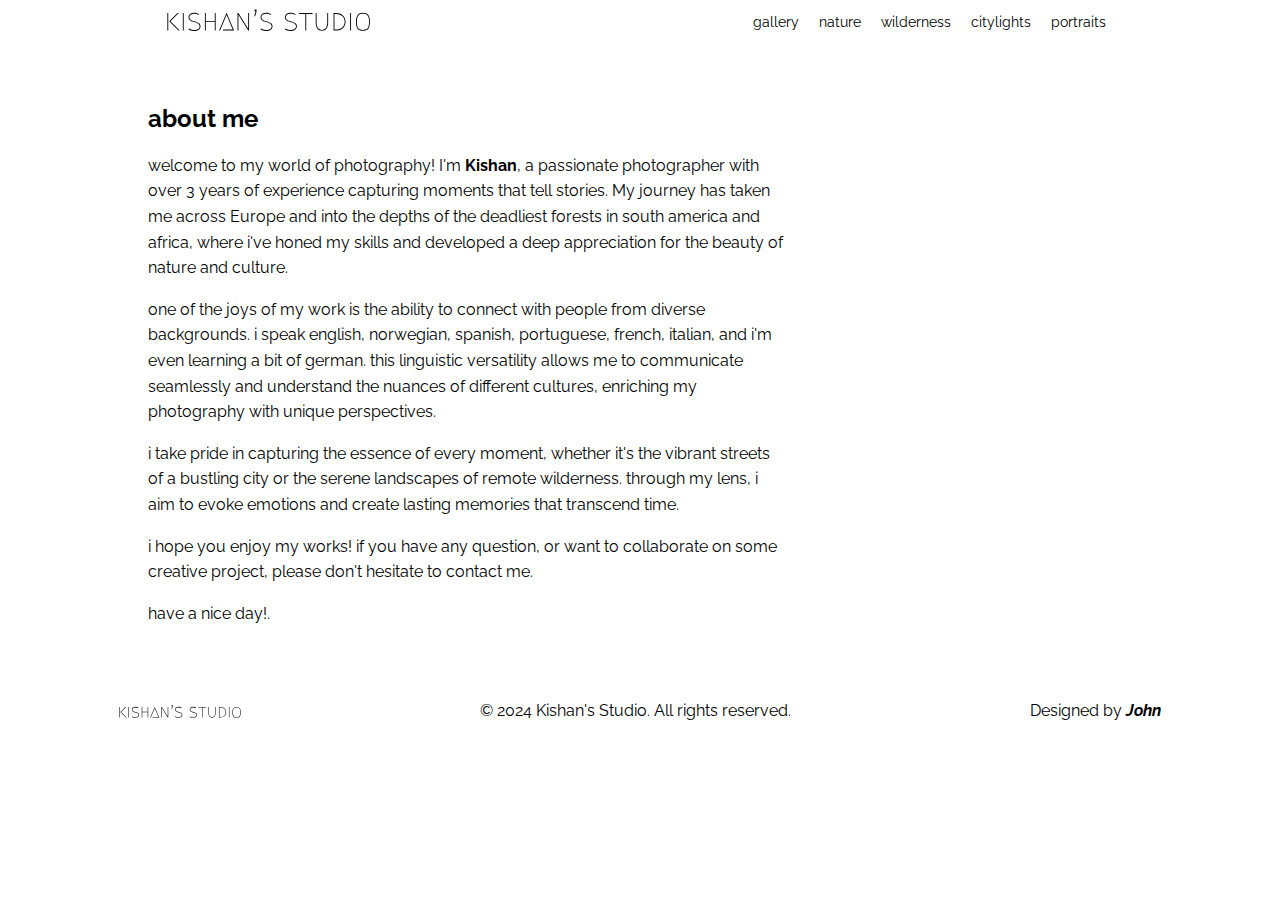
<file: html/about.html>
<!DOCTYPE html>
<html lang="en">
<head>
    <meta charset="UTF-8">
    <meta name="viewport" content="width=device-width, initial-scale=1.0">
    <title>About</title>
    <link rel="stylesheet" href="../css/style3.css">
</head>
<body>
    <nav>
        <div class="logo">
            <a href="index"><img src="../assets/logos/logoport.svg" alt="logo"></a>
        </div>
        <ul>
            <li><a href="gallery">gallery</a></li>
            <li><a href="nature">nature</a></li>
            <li><a href="wild">wilderness</a></li>
            <li><a href="city">citylights</a></li>
            <li><a href="portrait">portraits</a></li>
        </ul>
    </nav>
    <div class="menu">
        <div class="menu-line"></div>
        <div class="menu-line"></div>
        <div class="menu-line"></div>
    </div>
    <div class="about-section">
        <h2>about me</h2>
        <p>welcome to my world of photography! I'm <b>Kishan</b>, a passionate photographer with over 3 years of experience
            capturing moments that tell stories. My journey has taken me across Europe and into the depths of the
            deadliest forests in south america and africa, where i've honed my skills and developed a deep appreciation
            for the beauty of nature and culture.</p>
        <p>one of the joys of my work is the ability to connect with people from diverse backgrounds. i speak english,
            norwegian, spanish, portuguese, french, italian, and i'm even learning a bit of german. this linguistic
            versatility allows me to communicate seamlessly and understand the nuances of different cultures, enriching
            my photography with unique perspectives.</p>
        <p>i take pride in capturing the essence of every moment, whether it's the vibrant streets of a bustling city or
            the serene landscapes of remote wilderness. through my lens, i aim to evoke emotions and create lasting
            memories that transcend time.</p>
        <p>i hope you enjoy my works! if you have any question, or want to collaborate on some creative project, please don't hesitate to contact me.</p>
        <p>have a nice day!.</p>
    </div>
    <div class="footer">
        <img src="../assets/logos/logoport.svg" alt="logo">
        <p>&copy; 2024 Kishan's Studio. All rights reserved.</p>
        <p>Designed by <b><i>John</i></b></p>
    </div>
</body>
<script>
    const menu=document.querySelector('.menu');
    const menulist=document.querySelector('nav ul');
    menu.addEventListener('click',()=>{
        menulist.classList.toggle('showmenu')
    })
</script>
</html>
</file>
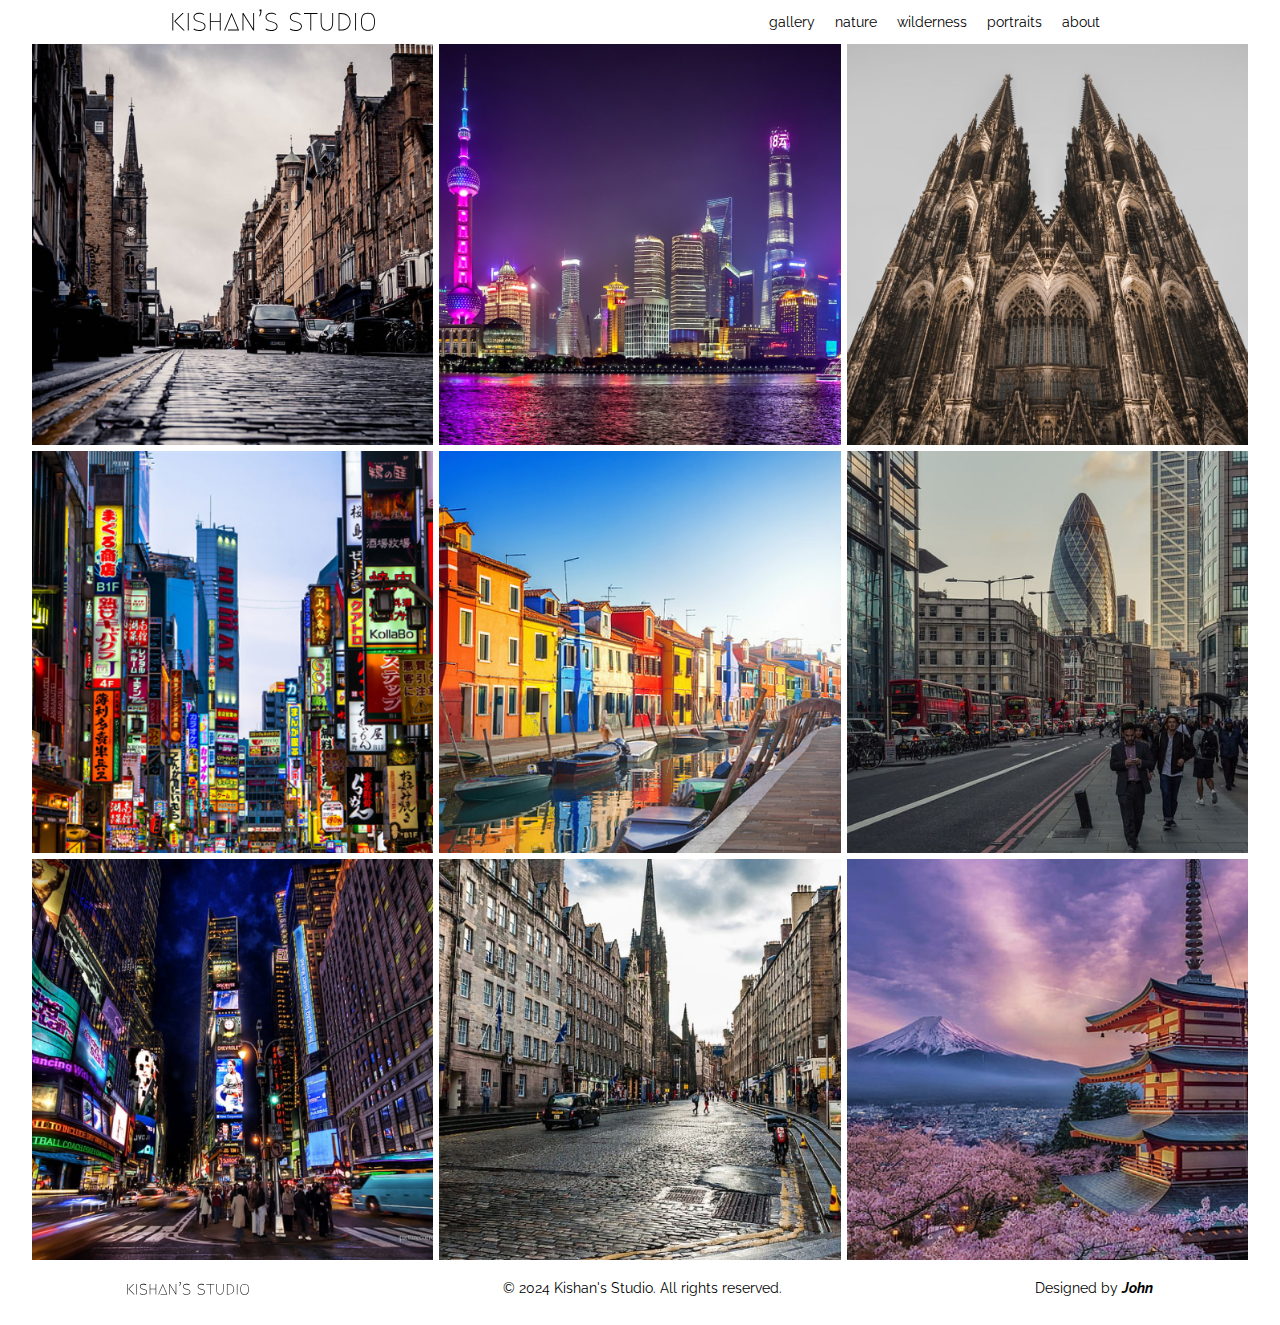
<file: html/city.html>
<!DOCTYPE html>
<html lang="en">
<head>
    <meta charset="UTF-8">
    <meta name="viewport" content="width=device-width, initial-scale=1.0">
    <title>Citylights</title>
    <link rel="stylesheet" href="../css/styles2.css">
    <link rel="icon" href="../assets/logos/KS.svg" type="image/x-icon">
</head>
<body>
    <nav>
        <div class="logo">
            <a href="index"><img src="../assets/logos/logoport.svg" alt="logo"></a>
        </div>
        <ul>
            <li><a href="gallery">gallery</a></li>
            <li><a href="nature">nature</a></li>
            <li><a href="wild">wilderness</a></li>
            <li><a href="portrait">portraits</a></li>
            <li><a href="about">about</a></li>
        </ul>
    </nav>
    <div class="menu">
        <div class="menu-line"></div>
        <div class="menu-line"></div>
        <div class="menu-line"></div>
    </div>
    <div class="container">
        <div class="image-row">
            <img src="../assets/citylights/edin1.jpg" alt="Edinburgh 1">
            <img src="../assets/citylights/shan.jpg" alt="Shanghai">
            <img src="../assets/citylights/colo.jpg" alt="Cologne">
        </div>
        <div class="image-row">
            <img src="../assets/citylights/japan1.jpg" alt="Japan 1">
            <img src="../assets/citylights/venice.jpg" alt="Venice Streets">
            <img src="../assets/citylights/liver.jpg" alt="Liverpool">
        </div>
        <div class="image-row">
            <img src="../assets/citylights/newyork.jpg" alt="Times Swuare">
            <img src="../assets/citylights/edin2.jpg" alt="Edinburgh 2">
            <img src="../assets/citylights/japan2.jpg" alt="Japan 2">
        </div>
    </div>
    <div class="footer">
        <img src="../assets/logos/logoport.svg" alt="logo">
        <p>&copy; 2024 Kishan's Studio. All rights reserved.</p>
        <p>Designed by <b><i>John</i></b></p>
    </div>
</body>
<script>
    const menu=document.querySelector('.menu');
    const menulist=document.querySelector('nav ul');
    menu.addEventListener('click',()=>{
        menulist.classList.toggle('showmenu')
    })
</script>
</html>
</file>
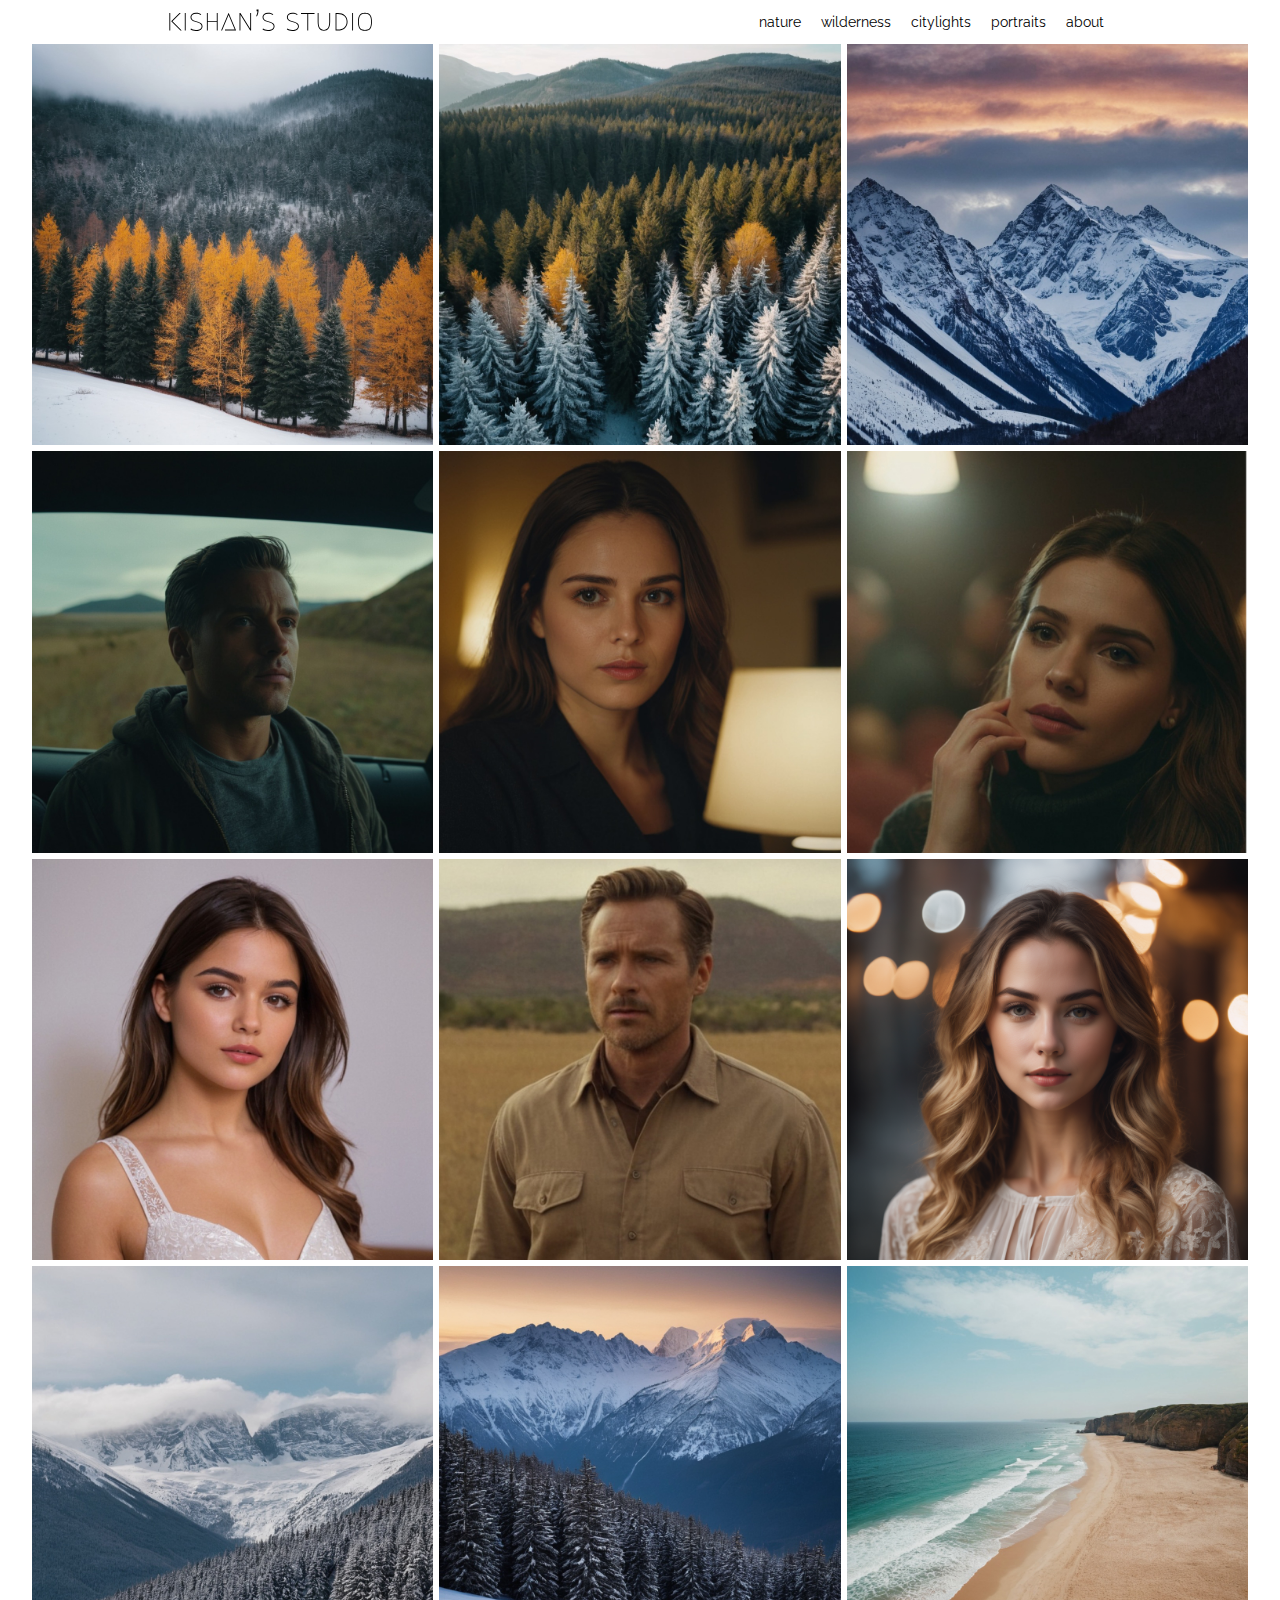
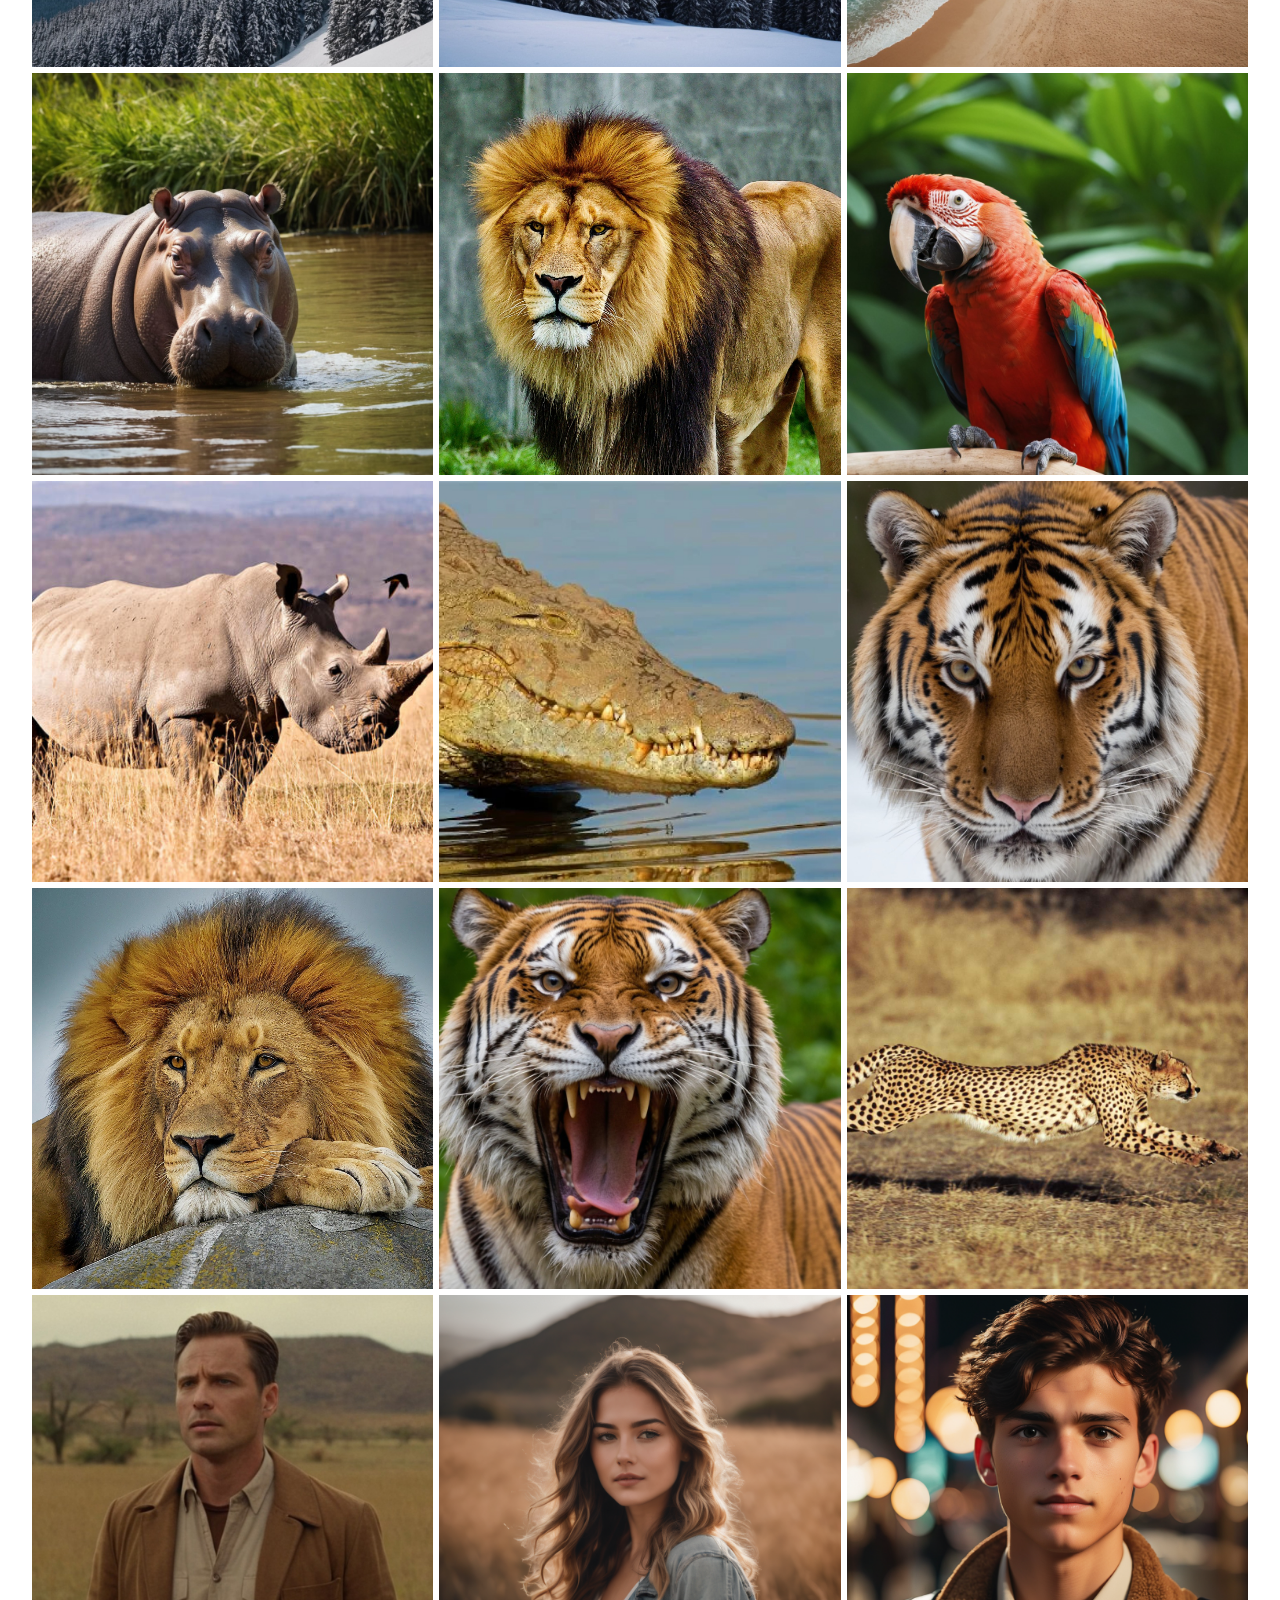
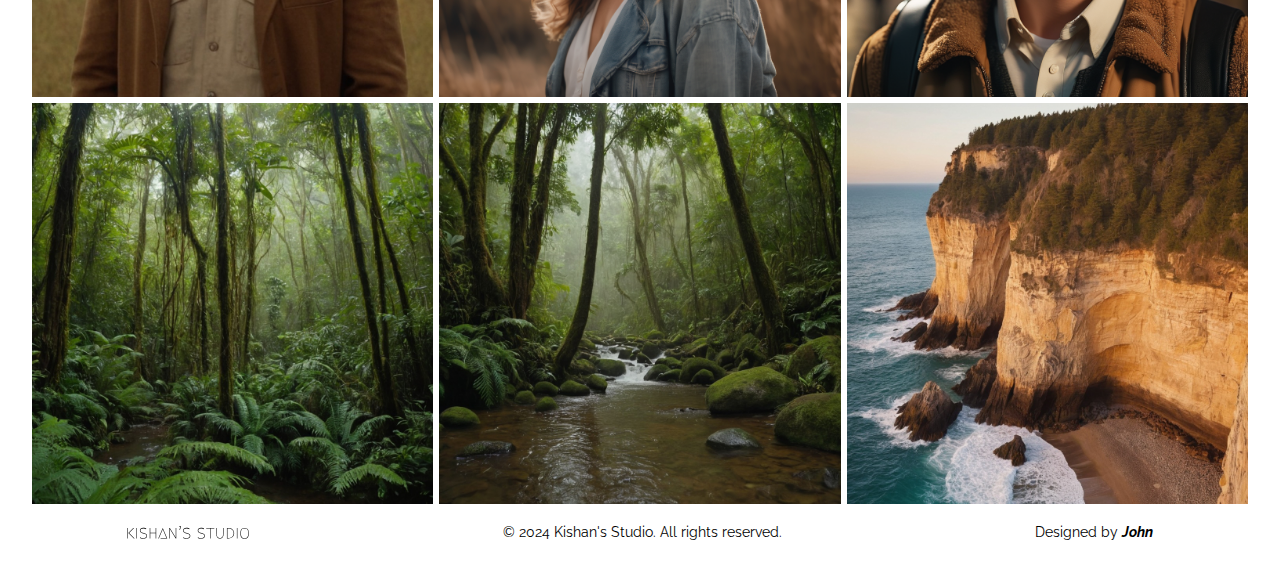
<file: html/gallery.html>
<!DOCTYPE html>
<html lang="en">
<head>
    <meta charset="UTF-8">
    <meta name="viewport" content="width=device-width, initial-scale=1.0">
    <title>Gallery</title>
    <link rel="stylesheet" href="../css/styles2.css">
    <link rel="icon" href="../assets/logos/KS.svg" type="image/x-icon">
</head>
<body>
    <nav>
        <div class="logo">
            <a href="index"><img src="../assets/logos/logoport.svg" alt="logo"></a>
        </div>
        <ul>
            <li><a href="nature">nature</a></li>
            <li><a href="wild">wilderness</a></li>
            <li><a href="city">citylights</a></li>
            <li><a href="portrait">portraits</a></li>
            <li><a href="about">about</a></li>
        </ul>
    </nav>
    <div class="menu">
        <div class="menu-line"></div>
        <div class="menu-line"></div>
        <div class="menu-line"></div>
    </div>
    <div class="container">
        <div class="image-row">
            <img src="../assets/nature/wintr.jpeg" alt="Winter 1">
            <img src="../assets/nature/wintr2.jpeg" alt="Winter 2">
            <img src="../assets/nature/snow1.jpeg" alt="Snow Mountains 1">
        </div>
        <div class="image-row">
            <img src="../assets/portraits/por1.jpg" alt="Car Guy">
            <img src="../assets/portraits/por2.jpg" alt="Americano">
            <img src="../assets/portraits/por3.jpg" alt="Concert Girl">
        </div>
        <div class="image-row">
            <img src="../assets/portraits/por4.jpg" alt="Model Girl">
            <img src="../assets/portraits/por5.jpg" alt="Hunter Man">
            <img src="../assets/portraits/por7.png" alt="Teen Girl">
        </div>
        <div class="image-row">
            <img src="../assets/nature/snow2.jpeg" alt="Snow Mountains 2">
            <img src="../assets/nature/snow3.jpeg" alt="Snow Mountains 3">
            <img src="../assets/nature/shore1.jpeg" alt="Sea Shore 1">
        </div>
        <div class="image-row">
            <img src="../assets/wilderness/hippo1.jpeg" alt="Hippopotamus">
            <img src="../assets/wilderness/lion1.jpeg" alt="Lion 1">
            <img src="../assets/wilderness/macaw1.jpeg" alt="Macaw">
        </div>
        <div class="image-row">
            <img src="../assets/wilderness/rhino.jpg" alt="Rhinoceros">
            <img src="../assets/wilderness/croc.jpg" alt="Crocodile">
            <img src="../assets/wilderness/tiger2.jpeg" alt="Siberian Tiger">
        </div>
        <div class="image-row">
            <img src="../assets/wilderness/lion2.jpeg" alt="Lion 2">
            <img src="../assets/wilderness/tiger1.jpeg" alt="Bengal Tiger">
            <img src="../assets/wilderness/cheetah.jpg" alt="Cheetah">
        </div>
        <div class="image-row">
            <img src="../assets/portraits/por6.jpg" alt="70's Man">
            <img src="../assets/portraits/por8.png" alt="Valley Girl">
            <img src="../assets/portraits/por9.png" alt="Teen Boy">
        </div>
        <div class="image-row">
            <img src="../assets/nature/rainfr3.jpeg" alt="Rain Forest 1">
            <img src="../assets/nature/rainfr2.jpeg" alt="Rain Forest 2">
            <img src="../assets/nature/cliff3.jpeg" alt="Cliff 3">
        </div>
    </div>
    <div class="footer">
        <img src="../assets/logos/logoport.svg" alt="logo">
        <p>&copy; 2024 Kishan's Studio. All rights reserved.</p>
        <p>Designed by <b><i>John</i></b></p>
    </div>
</body>
<script>
    const menu=document.querySelector('.menu');
    const menulist=document.querySelector('nav ul');
    menu.addEventListener('click',()=>{
        menulist.classList.toggle('showmenu')
    })
</script>
</html>
</file>
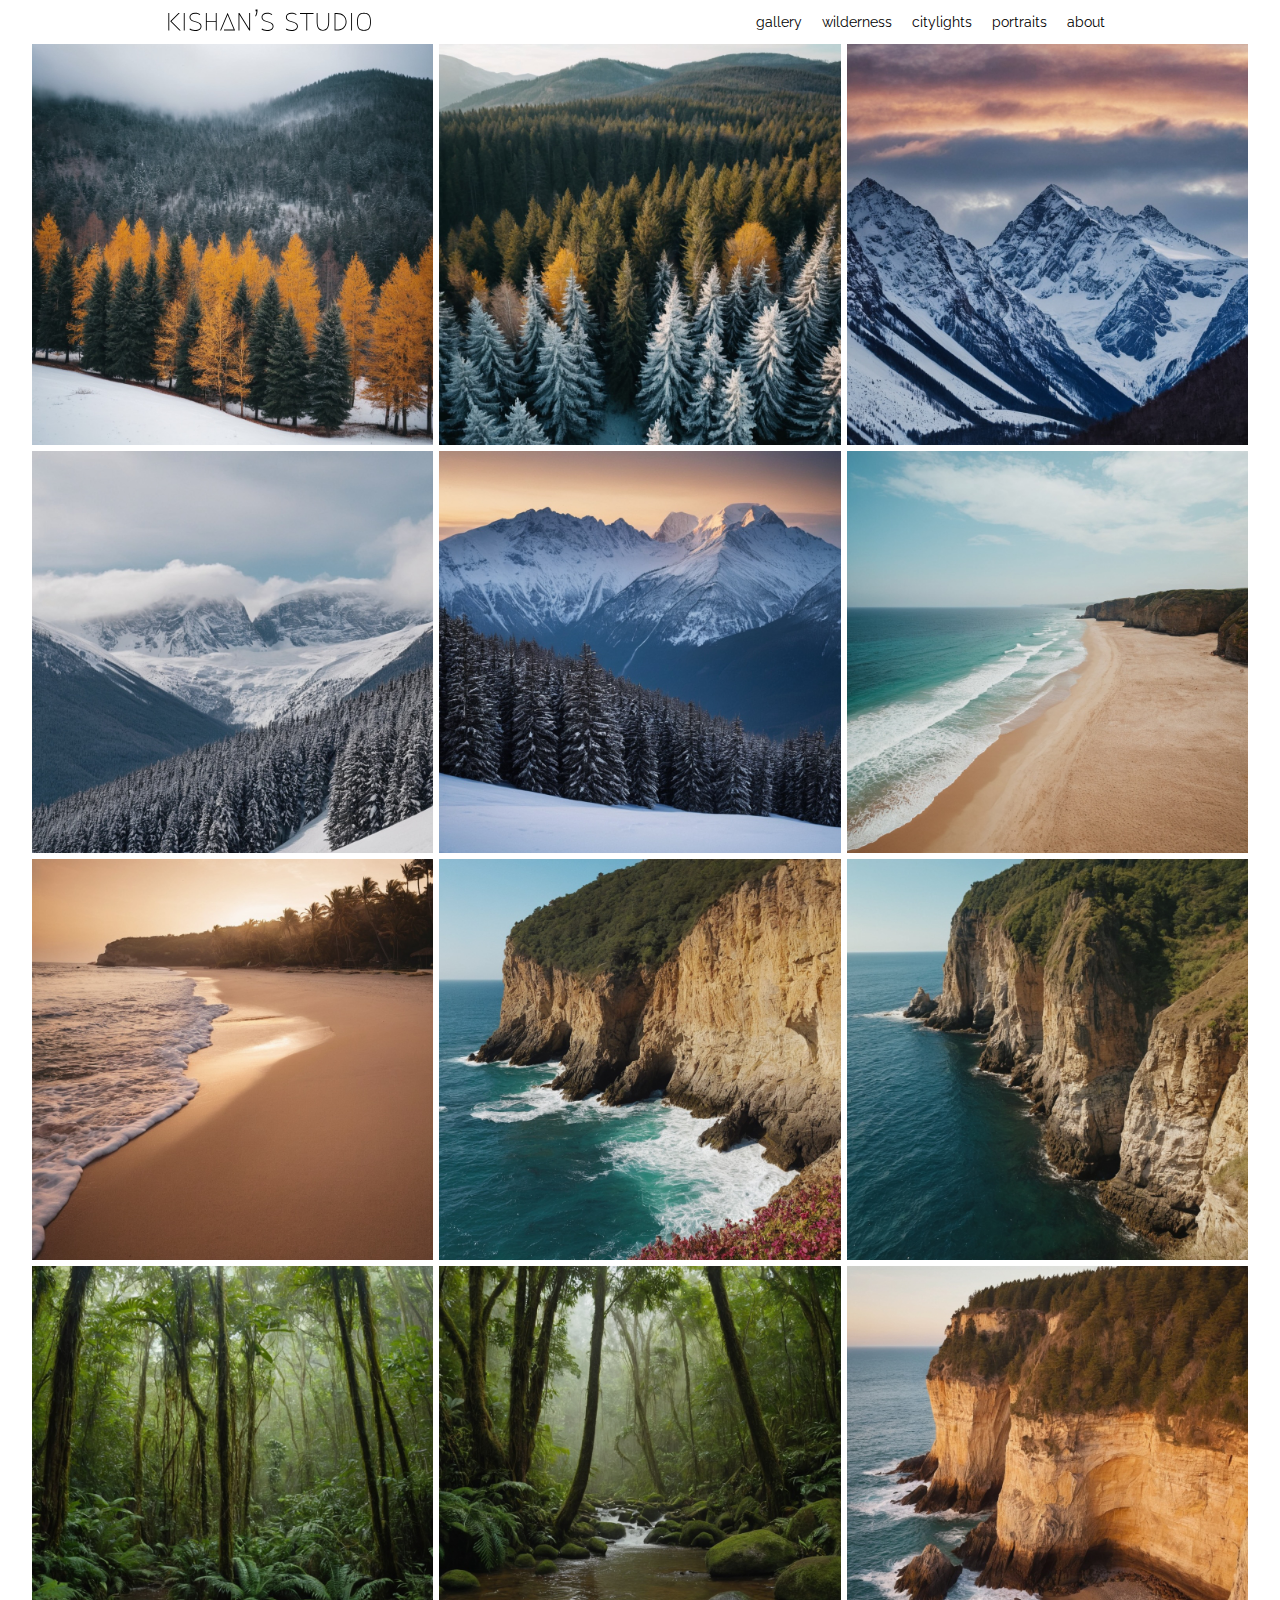
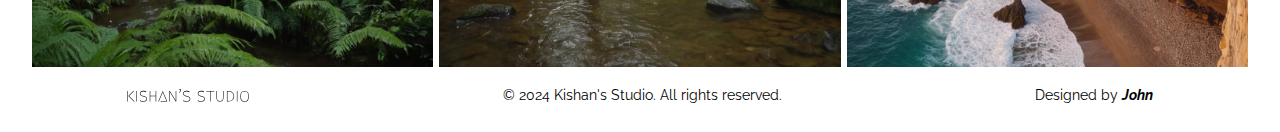
<file: html/nature.html>
<!DOCTYPE html>
<html lang="en">
<head>
    <meta charset="UTF-8">
    <meta name="viewport" content="width=device-width, initial-scale=1.0">
    <title>Nature</title>
    <link rel="stylesheet" href="../css/styles2.css">
    <link rel="icon" href="../assets/logos/KS.svg" type="image/x-icon">
</head>
<body>
    <nav>
        <div class="logo">
            <a href="index"><img src="../assets/logos/logoport.svg" alt="logo"></a>
        </div>
        <ul>
            <li><a href="gallery">gallery</a></li>
            <li><a href="wild">wilderness</a></li>
            <li><a href="city">citylights</a></li>
            <li><a href="portrait">portraits</a></li>
            <li><a href="about">about</a></li>
        </ul>
    </nav>
    <div class="menu">
        <div class="menu-line"></div>
        <div class="menu-line"></div>
        <div class="menu-line"></div>
    </div>
    <div class="container">
        <div class="image-row">
            <img src="../assets/nature/wintr.jpeg" alt="Winter 1">
            <img src="../assets/nature/wintr2.jpeg" alt="Winter 2">
            <img src="../assets/nature/snow1.jpeg" alt="Snow Mountains 1">
        </div>
        <div class="image-row">
            <img src="../assets/nature/snow2.jpeg" alt="Snow Mountains 2">
            <img src="../assets/nature/snow3.jpeg" alt="Snow Mountains 3">
            <img src="../assets/nature/shore1.jpeg" alt="Sea Shore 1">
        </div>
        <div class="image-row">
            <img src="../assets/nature/shore2.jpeg" alt="Sea Shore 2">
            <img src="../assets/nature/cliff1.jpeg" alt="Cliff 2">
            <img src="../assets/nature/cliff2.jpeg" alt="Cliff 3">
        </div>
        <div class="image-row">
            <img src="../assets/nature/rainfr3.jpeg" alt="Rain Forest 1">
            <img src="../assets/nature/rainfr2.jpeg" alt="Rain Forest 2">
            <img src="../assets/nature/cliff3.jpeg" alt="Cliff 3">
        </div>
    </div>
    <div class="footer">
        <img src="../assets/logos/logoport.svg" alt="logo">
        <p>&copy; 2024 Kishan's Studio. All rights reserved.</p>
        <p>Designed by <b><i>John</i></b></p>
    </div>
</body>
<script>
    const menu=document.querySelector('.menu');
    const menulist=document.querySelector('nav ul');
    menu.addEventListener('click',()=>{
        menulist.classList.toggle('showmenu')
    })
</script>
</html>
</file>
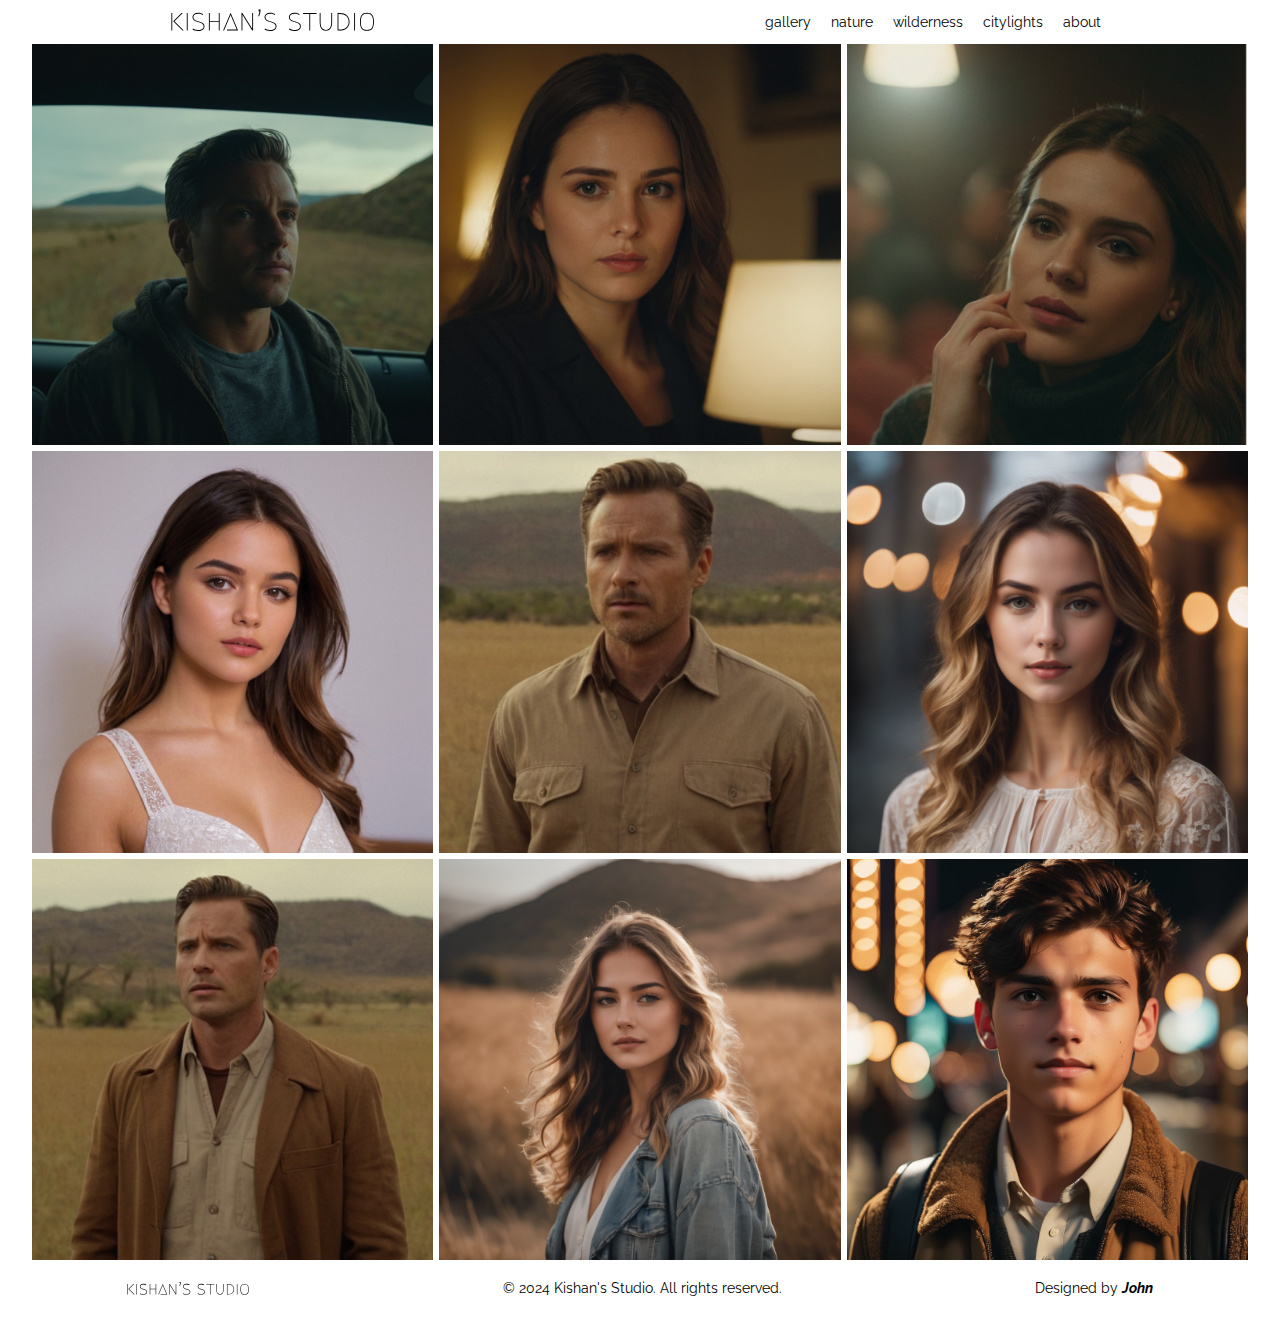
<file: html/portrait.html>
<!DOCTYPE html>
<html lang="en">
<head>
    <meta charset="UTF-8">
    <meta name="viewport" content="width=device-width, initial-scale=1.0">
    <title>Portraits</title>
    <link rel="stylesheet" href="../css/styles2.css">
    <link rel="icon" href="../assets/logos/KS.svg" type="image/x-icon">
</head>
<body>
    <nav>
        <div class="logo">
            <a href="index"><img src="../assets/logos/logoport.svg" alt="logo"></a>
        </div>
        <ul>
            <li><a href="gallery">gallery</a></li>
            <li><a href="nature">nature</a></li>
            <li><a href="wild">wilderness</a></li>
            <li><a href="city">citylights</a></li>
            <li><a href="about">about</a></li>
        </ul>
    </nav>
    <div class="menu">
        <div class="menu-line"></div>
        <div class="menu-line"></div>
        <div class="menu-line"></div>
    </div>
    <div class="container">
        <div class="image-row">
            <img src="../assets/portraits/por1.jpg" alt="Car Guy">
            <img src="../assets/portraits/por2.jpg" alt="Americano">
            <img src="../assets/portraits/por3.jpg" alt="Concert Girl">
        </div>
        <div class="image-row">
            <img src="../assets/portraits/por4.jpg" alt="Model Girl">
            <img src="../assets/portraits/por5.jpg" alt="Hunter Man">
            <img src="../assets/portraits/por7.png" alt="Teen Girl">
        </div>
        <div class="image-row">
            <img src="../assets/portraits/por6.jpg" alt="70's Man">
            <img src="../assets/portraits/por8.png" alt="Valley Girl">
            <img src="../assets/portraits/por9.png" alt="Teen Boy">
        </div>
    </div>
    <div class="footer">
        <img src="../assets/logos/logoport.svg" alt="logo">
        <p>&copy; 2024 Kishan's Studio. All rights reserved.</p>
        <p>Designed by <b><i>John</i></b></p>
    </div>
</body>
<script>
    const menu=document.querySelector('.menu');
    const menulist=document.querySelector('nav ul');
    menu.addEventListener('click',()=>{
        menulist.classList.toggle('showmenu')
    })
</script>
</html>
</file>
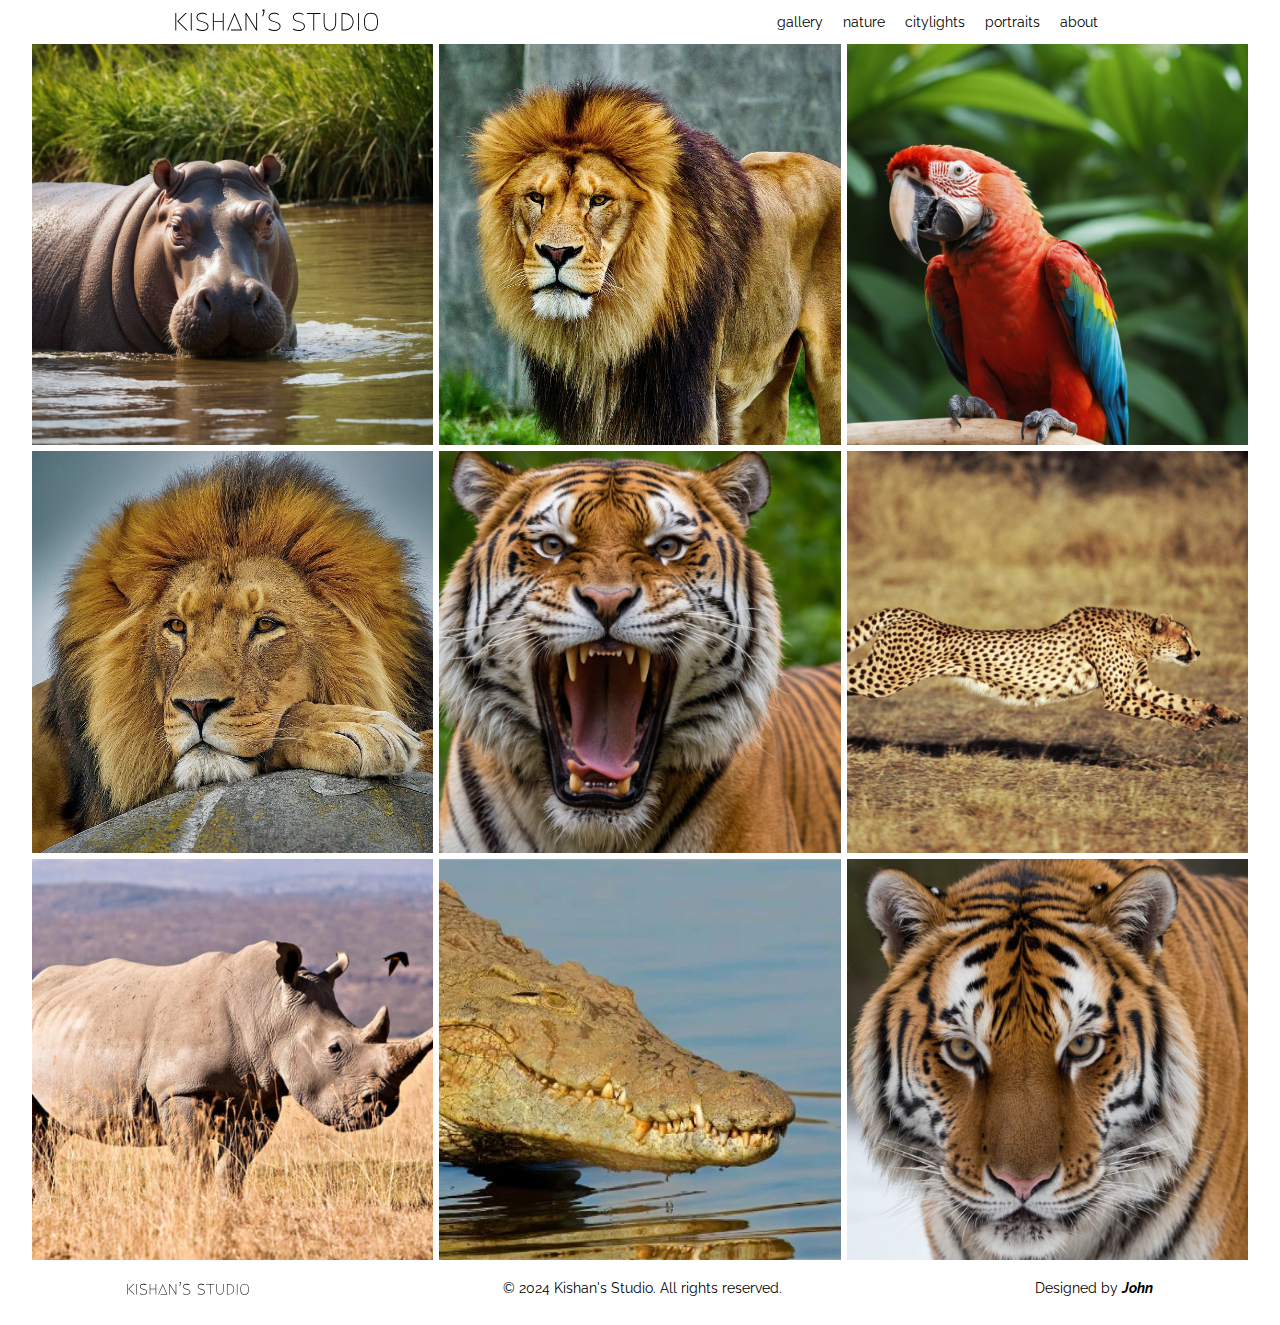
<file: html/wild.html>
<!DOCTYPE html>
<html lang="en">
<head>
    <meta charset="UTF-8">
    <meta name="viewport" content="width=device-width, initial-scale=1.0">
    <title>Wilderness</title>
    <link rel="stylesheet" href="../css/styles2.css">
    <link rel="icon" href="../assets/logos/KS.svg" type="image/x-icon">
</head>
<body>
    <nav>
        <div class="logo">
            <a href="index"><img src="../assets/logos/logoport.svg" alt="logo"></a>
        </div>
        <ul>
            <li><a href="gallery">gallery</a></li>
            <li><a href="nature">nature</a></li>
            <li><a href="city">citylights</a></li>
            <li><a href="portrait">portraits</a></li>
            <li><a href="about">about</a></li>
        </ul>
    </nav>
    <div class="menu">
        <div class="menu-line"></div>
        <div class="menu-line"></div>
        <div class="menu-line"></div>
    </div>
    <div class="container">
        <div class="image-row">
            <img src="../assets/wilderness/hippo1.jpeg" alt="Hippopotamus">
            <img src="../assets/wilderness/lion1.jpeg" alt="Lion 1">
            <img src="../assets/wilderness/macaw1.jpeg" alt="Macaw">
        </div>
        <div class="image-row">
            <img src="../assets/wilderness/lion2.jpeg" alt="Lion 2">
            <img src="../assets/wilderness/tiger1.jpeg" alt="Bengal Tiger">
            <img src="../assets/wilderness/cheetah.jpg" alt="Cheetah">
        </div>
        <div class="image-row">
            <img src="../assets/wilderness/rhino.jpg" alt="Rhinoceros">
            <img src="../assets/wilderness/croc.jpg" alt="Crocodile">
            <img src="../assets/wilderness/tiger2.jpeg" alt="Siberian Tiger">
        </div>
    </div>
    <div class="footer">
        <img src="../assets/logos/logoport.svg" alt="logo">
        <p>&copy; 2024 Kishan's Studio. All rights reserved.</p>
        <p>Designed by <b><i>John</i></b></p>
    </div>
</body>
<script>
    const menu=document.querySelector('.menu');
    const menulist=document.querySelector('nav ul');
    menu.addEventListener('click',()=>{
        menulist.classList.toggle('showmenu')
    })
</script>
</html>
</file>
<file: css/style3.css>
@import url('https://fonts.googleapis.com/css2?family=Raleway:ital,wght@0,100..900;1,100..900&display=swap');
body {
    font-family: "Raleway", sans-serif;
    margin: 0;
    padding: 0;
    background-color: white
}

.about-section {
    width: 50%;
    float: left;
    margin: 20px auto;
    margin-left: 10%;
    padding: 20px;
    background-color: #fff;
}

h2 {
    font-size: 24px;
    color: black
}

p {
    font-size: 16px;
    color: black;
    line-height: 1.6;
}

nav{
    background-color: white;
    font-size: 14px;
    width: 100%;
    display: flex;
    align-items: center;
    justify-content: space-around;
    color: black;
}

nav li{
    display: inline-block;
    margin: 0 8px;
}

nav a{
    text-decoration: none;
    color: black;
    transition: all 150ms ease-in 0s;
}

nav a:hover{
    color: grey;
}

.menu-line{
    height: 2px;
    width: 20px;
    background-color: black;
    margin-bottom: 3px;
}

.menu{
    display: none;
    cursor: pointer;
}

@media all and (max-width:600px){
    nav{
        flex-direction: column;
    }

    nav li{
        display: block;
        padding: 10px 0;
    }

    ul{
        text-align: center;
        padding: 0px;
        display: none;
    }

    .logo img{
        align-self: flex-start;
        margin: 10px 0px 0px 30px;
    }

    .menu{
        display: block;
        position: absolute;
        right:20px;
        top:15px
    }

    .showmenu{
        display: block;
    }
}

.logo img{
    height: 25px;
}

@keyframes trans{
    from{
        opacity: 0;
        transform: translateY(40px);
    }

    to{
        opacity: 1;
        transform: translateY(0);
    }
}

.footer{
    background-color: white;
    font-size: 14px;
    width: 100%;
    display: flex;
    align-items: center;
    justify-content: space-around;
    color: black;
    padding-bottom: 20px;
    text-align: center;
}

.footer img{
    height: 15px;
}
</file>
<file: css/styles2.css>
@import url('https://fonts.googleapis.com/css2?family=Raleway:ital,wght@0,100..900;1,100..900&display=swap');
.image-row{
    display: flex;
    justify-content: space-between;
    margin-bottom: 0.5%;
}

.image-row img{
    width: 33%;
    height: auto;
}

body{
    margin: 0;
    padding: 0;
    font-family: "Raleway", sans-serif;
}

nav{
    background-color: white;
    font-size: 14px;
    width: 100%;
    display: flex;
    align-items: center;
    justify-content: space-around;
    color: black;
}

nav li{
    display: inline-block;
    margin: 0 8px;
}

nav a{
    text-decoration: none;
    color: black;
    transition: all 150ms ease-in 0s;
}

nav a:hover{
    color: grey;
}

.menu-line{
    height: 2px;
    width: 20px;
    background-color: black;
    margin-bottom: 3px;
}

.menu{
    display: none;
    cursor: pointer;
}

@media all and (max-width:600px){
    nav{
        flex-direction: column;
    }

    nav li{
        display: block;
        padding: 10px 0;
    }

    ul{
        text-align: center;
        padding: 0px;
        display: none;
    }

    .logo img{
        align-self: flex-start;
        margin: 10px 0px 0px 30px;
    }

    .menu{
        display: block;
        position: absolute;
        right:20px;
        top:15px
    }

    .showmenu{
        display: block;
    }
}

.logo img{
    height: 25px;
}

.container {
    display: flex;
    flex-direction: column;
    max-width: 95%;
    justify-content: center;
    align-items: center;
    margin: 0 auto;
    animation: trans 1.2s;
}

.footer{
    background-color: white;
    font-size: 14px;
    width: 100%;
    display: flex;
    align-items: center;
    justify-content: space-around;
    color: black;
    padding-bottom: 15px;
    text-align: center;
}

.footer img{
    height: 15px;
}

@keyframes trans{
    from{
        opacity: 0;
        transform: translateY(40px);
    }

    to{
        opacity: 1;
        transform: translateY(0);
    }
}
</file>
